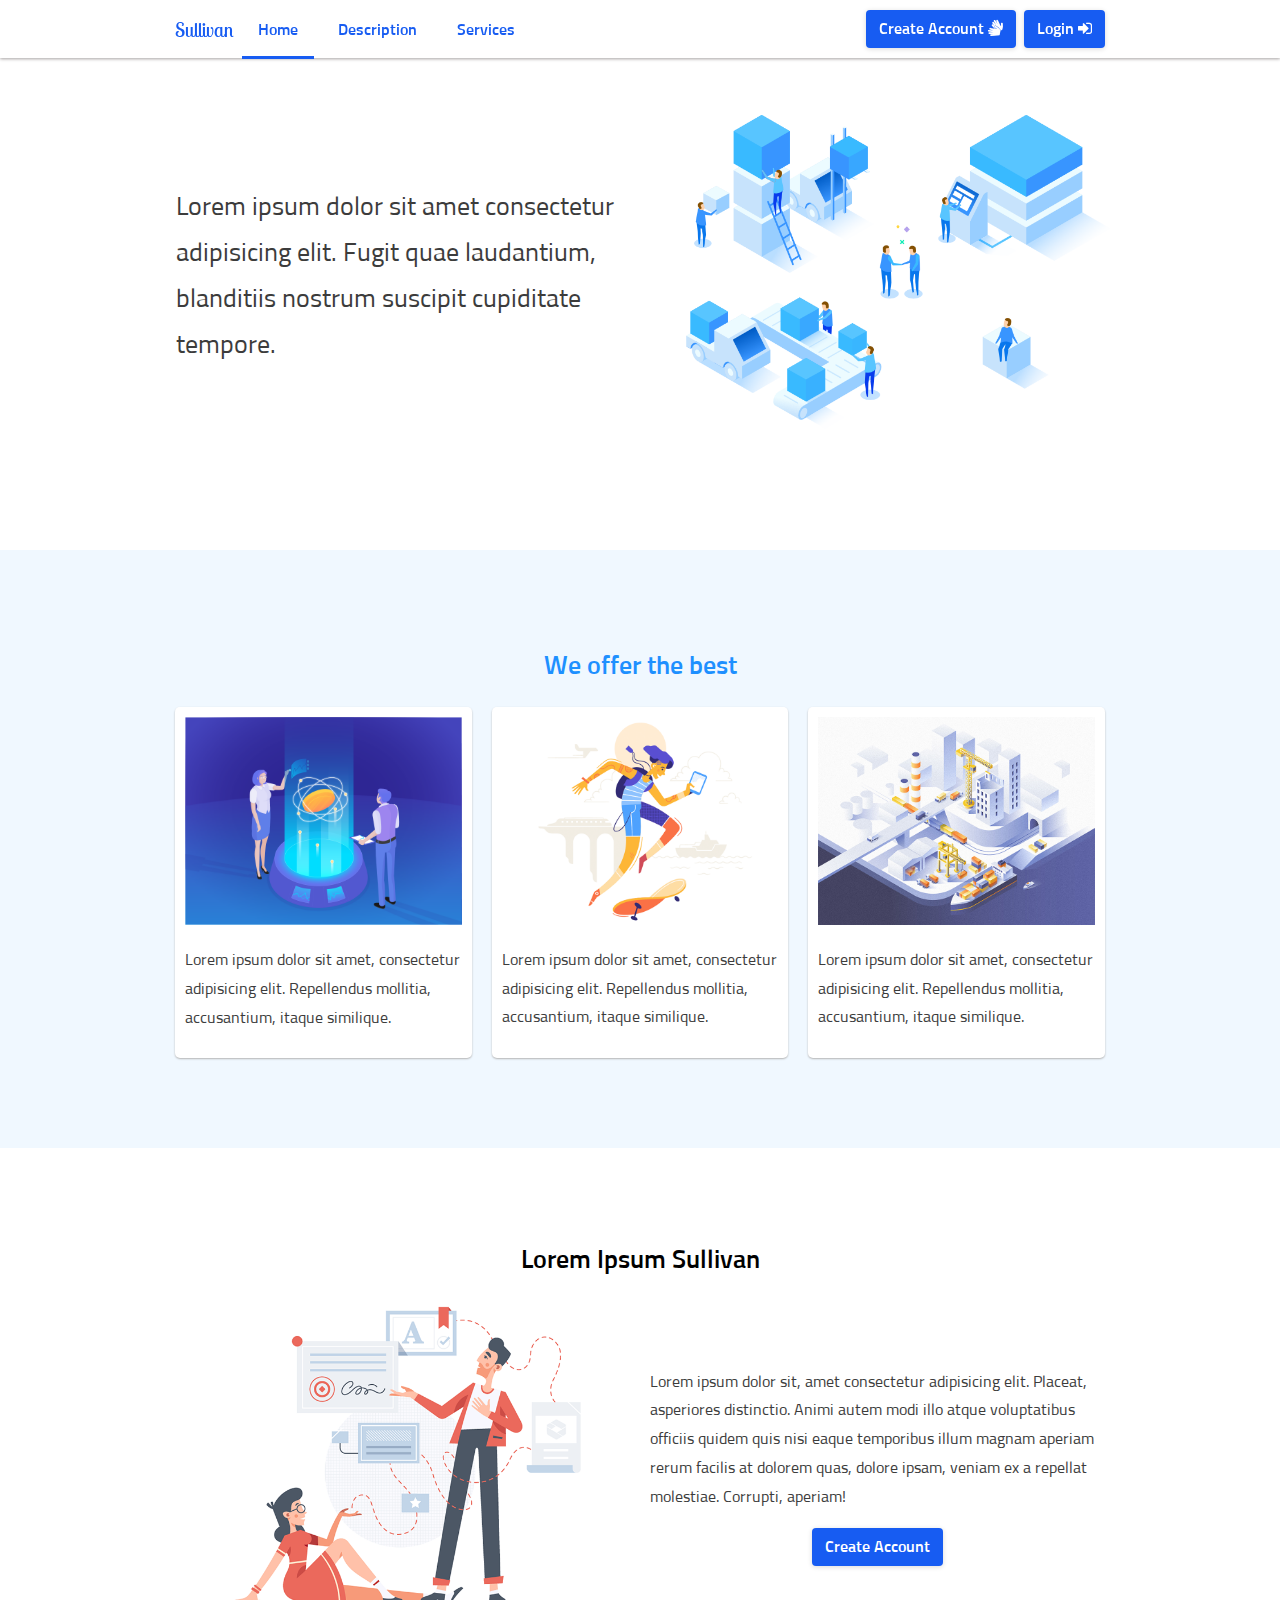
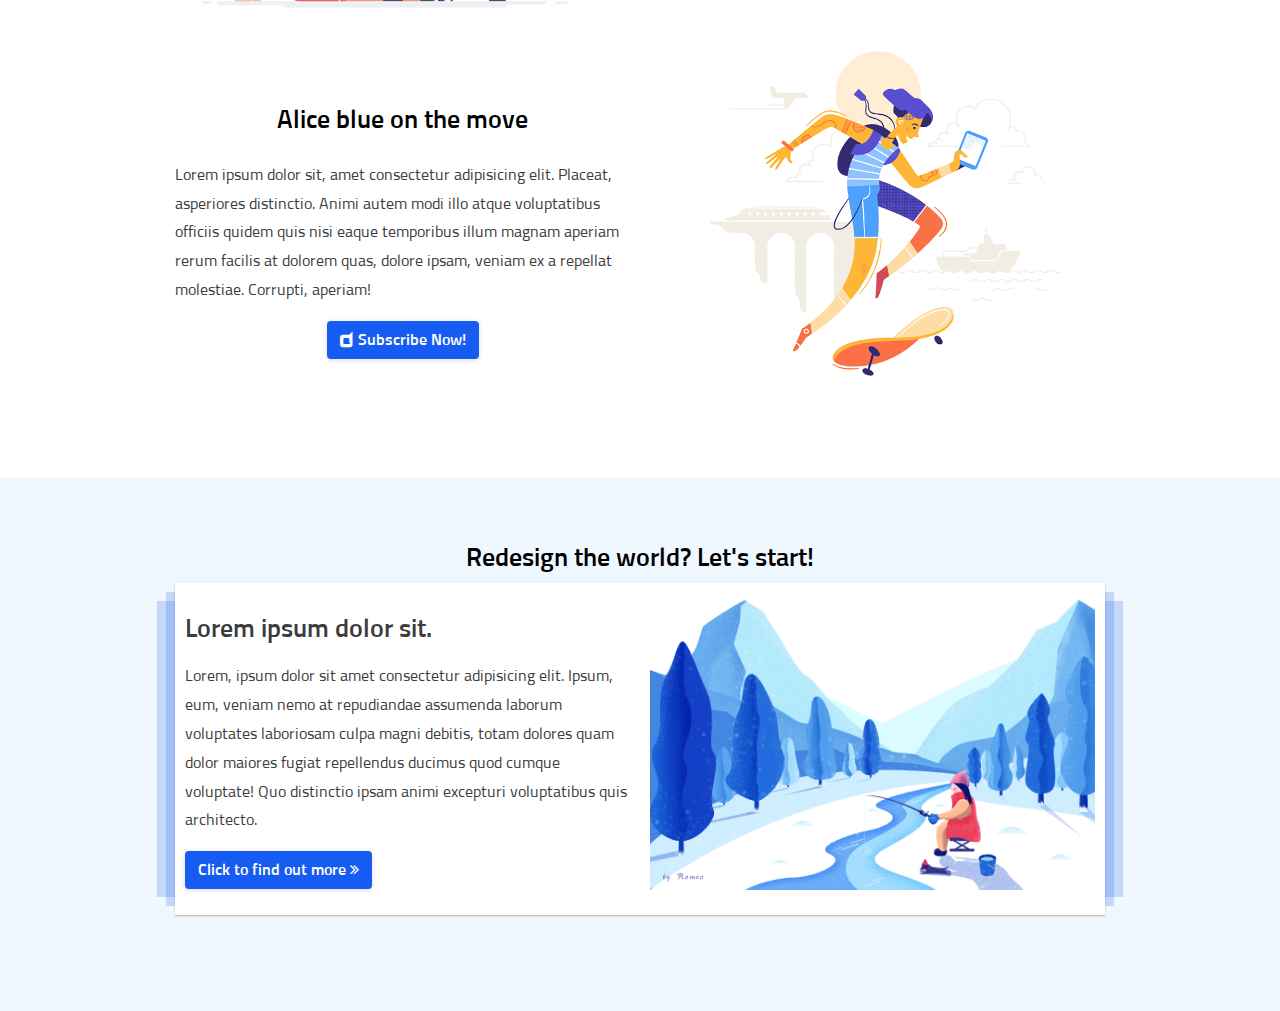
<file: index.html>
<!DOCTYPE html>
<html lang="en">
<head>
  <meta charset="UTF-8">
  <meta name="viewport" content="width=device-width, initial-scale=1.0">
  <meta http-equiv="X-UA-Compatible" content="ie=edge">
  <title>nextproj</title>
  <link href="https://fonts.googleapis.com/css?family=Sunflower:300" rel="stylesheet">
  <link rel="stylesheet" href="./assets/css/font-awesome/css/font-awesome.min.css">
  <link rel="stylesheet" href="./assets/css/layout.css">
  <link rel="stylesheet" href="./assets/css/nav.css">
  <link rel="stylesheet" href="./assets/css/responsive.css">
  <link rel="stylesheet" href="./assets/css/utils.css">
  <link rel="stylesheet" href="./assets/css/style.css">
</head>
<body>
  <div class="app">
    <div class="header">
      <div class="navbar fixed-top">
        <div class="shelter">
            <div class="navbar__nav nav__logo nav__underline">
                Sullivan
            </div>
            <div class="navbar__nav navbar__nav-toggle">
                <i class="fa fa-bars"></i>
            </div>
            <nav class="nav__items">
                <div class="navbar__nav nav__underline">
                    <a href="#" class="nav__link active">
                        Home
                    </a>
                </div>
                 <div class="navbar__nav nav__underline">
                    <a href="#" class="nav__link">
                      Description
                    </a>
                </div>
                <div class="navbar__nav nav__underline">
                    <a href="#" class="nav__link">
                      Services
                    </a>
                </div>
            </nav>
            <nav class="nav__items nav__items-right">
                <div class="navbar__nav">
                    <a href="signup.html">
                        <button class="btn account__btn">Create Account <i class="fa fa-signing"></i></button>
                    </a>
                </div>
                <div class="navbar__nav pr-0">
                    <a href="signin.html">
                        <button class="btn account__btn">Login <i class="fa fa-sign-in"></i></button>
                    </a>
                </div>
                <!-- <div class="navbar__nav">
                    <a href="#" class="nav__link">
                        Link Us
                    </a>
                </div> -->

            </nav>
        </div><!--end container-->
      </div><!--end navbar-->
    </div>
    <section>
      <div class="banner">
        <div class="overlay">
          <div class="shelter py-6">
              <div class="row">
                <div class="column">
                    <div class="flex">
                      <h1 class="px-1 text-format">Lorem ipsum dolor sit amet consectetur adipisicing elit. Fugit quae laudantium, blanditiis nostrum suscipit cupiditate tempore.</h1>
                    </div>
                </div>
                <div class="column">
                    <div class="flex">
                        <img class="img__shelter" src="./assets/images/iso.png">
                    </div>
                </div>
              </div>
          </div>
        </div>
      </div>
    </section>
    <section class="theme-alice py-5">
      <div class="shelter">
        <h2 class="text-center pb-1 dodgerblue">We offer the best</h2>
        <div class="row">
          <div class="column">
            <div class="card">
                <div class="card__image">
                    <img class="img__shelter" src="./assets/images/art.png">
                </div>
              <p class="text-format">Lorem ipsum dolor sit amet, consectetur adipisicing elit. Repellendus mollitia, accusantium, itaque similique.</p>
            </div><!--end card-->
          </div>
          <div class="column">
            <div class="card">
                <div class="card__image">
                    <img class="img__shelter" src="./assets/images/123.png">
                </div>
              <p class="text-format">Lorem ipsum dolor sit amet, consectetur adipisicing elit. Repellendus mollitia, accusantium, itaque similique.</p>
            </div><!--end card-->
          </div>
          <div class="column">
            <div class="card">
                <div class="card__image">
                    <img class="img__shelter" src="./assets/images/isom.jpg">
                </div>
              <p class="text-format">Lorem ipsum dolor sit amet, consectetur adipisicing elit. Repellendus mollitia, accusantium, itaque similique.</p>
            </div><!--end card-->
          </div>
        </div>
      </div>
    </section>
    <section class="py-5">
      <div class="shelter">
        <h1 class="text-center">Lorem Ipsum Sullivan</h1>
        <div class="row">
          <div class="column">
            <img class="img__shelter" src="./assets/images/dr.png">
          </div>
          <div class="column">
              <div class="flex">
                <p class="text-format">Lorem ipsum dolor sit, amet consectetur adipisicing elit. Placeat, asperiores distinctio. Animi autem modi illo atque voluptatibus officiis quidem quis nisi eaque temporibus illum magnam aperiam rerum facilis at dolorem quas, dolore ipsam, veniam ex a repellat molestiae. Corrupti, aperiam!
                </p>
                <button type="button" class="btn account__btn">Create Account</button>
              </div>
          </div>
        </div><!--end row-->
         <div class="row">
          <div class="column">
              <div class="flex">
                <h4>Alice blue on the move</h4>
                <p class="text-format">Lorem ipsum dolor sit, amet consectetur adipisicing elit. Placeat, asperiores distinctio. Animi autem modi illo atque voluptatibus officiis quidem quis nisi eaque temporibus illum magnam aperiam rerum facilis at dolorem quas, dolore ipsam, veniam ex a repellat molestiae. Corrupti, aperiam!</p>
                <button type="button" class="btn account__btn"><i class="fa fa-dashcube"></i> Subscribe Now!</button>
              </div>
          </div>
          <div class="column">
            <img class="img__shelter" src="./assets/images/123.png">
          </div>
        </div><!--end row-->
      </div>
    </section>
    <section class="theme-alice pt-3 pb-6">
      <div class="shelter">
        <h1 class="text-center">Redesign the world? Let's start!</h1>
        <div class="card__shadow">
          <div class="row">
            <div class="column">
              <div>
                <h2 class="darkgray">Lorem ipsum dolor sit.</h2>
                <p class="text-format">Lorem, ipsum dolor sit amet consectetur adipisicing elit. Ipsum, eum, veniam nemo at repudiandae assumenda laborum voluptates laboriosam culpa magni debitis, totam dolores quam dolor maiores fugiat repellendus ducimus quod cumque voluptate! Quo distinctio ipsam animi excepturi voluptatibus quis architecto.</p>
                <button type="button" class="btn account__btn">Click to find out more <i class="fa fa-angle-double-right"></i></button>
              </div>
            </div>
            <div class="column">
              <div>
                <img class="img__shelter" src="assets/images/io.png">
              </div>
            </div>
          </div>
        </div>
      </div>
    </section>
    <section>
      <div class="footer">
        <div class="navbar fixed-bottom py-1" id="footer">
          <div class="shelter">
              <nav class="nav__items">
                  <div class="navbar__nav">
                      <div class="display">
                        <a href="#" class="blue">
                          Follow Us on:
                        </a>
                      </div>
                  </div>
                  <div class="navbar__nav">
                      <a href="#">
                          <div class="socials facebook">
                              <i class="fa fa-facebook-official"></i>
                          </div>
                      </a>
                  </div>
                  <div class="navbar__nav">
                      <a href="#" class="blue">
                        <div class="socials">
                          <i class="fa fa-twitter"></i>
                        </div>
                      </a>
                  </div>
                  <div class="navbar__nav">
                      <a href="#">
                        <div class="socials instagram">
                          <i class="fa fa-instagram"></i>
                        </div>
                      </a>
                  </div>
                  <div class="navbar__nav">
                      <a href="#" class="green">
                        <div class="socials">
                          <i class="fa fa-whatsapp"></i>
                        </div>
                      </a>
                  </div>
                  <div class="navbar__nav">
                      <a href="#">
                        <div class="socials wechat">
                          <i class="fa fa-wechat"></i>
                        </div>
                      </a>
                  </div>
              </nav>
              <nav class="nav__items nav__items-right">
                  <div class="navbar__nav">
                      <div class="display">
                        <a href="#" class="blue">
                          &copy; Sullivan Wisdom [Andela Cycle34 2018].
                        </a>
                      </div>
                  </div>
              </nav>
          </div><!--end shelter-->
        </div><!--end navbar-->
      </div>
    </section>
  </div>
  <script src="./assets/js/toggle.js"></script>
  <script src="./assets/js/main.js"></script>
</body>
</html>
</file>
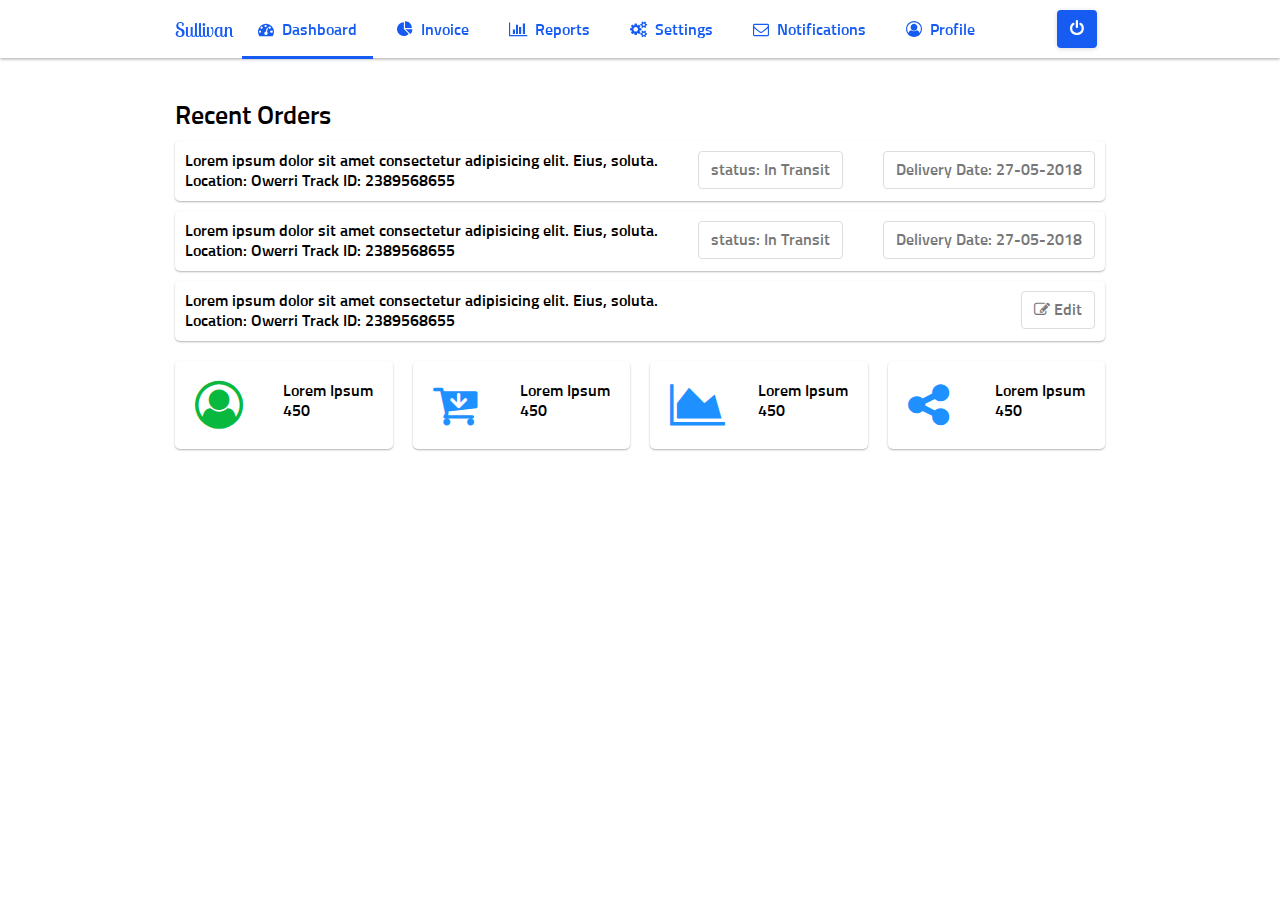
<file: dashboard.html>
<!DOCTYPE html>
<html lang="en">
<head>
  <meta charset="UTF-8">
  <meta name="viewport" content="width=device-width, initial-scale=1.0">
  <meta http-equiv="X-UA-Compatible" content="ie=edge">
  <title>Dashboard</title>
  <link href="https://fonts.googleapis.com/css?family=Sunflower:300" rel="stylesheet">
  <link rel="stylesheet" href="./assets/css/font-awesome/css/font-awesome.min.css">
  <link rel="stylesheet" href="./assets/css/layout.css">
  <link rel="stylesheet" href="./assets/css/nav.css">
  <link rel="stylesheet" href="./assets/css/responsive.css">
  <link rel="stylesheet" href="./assets/css/utils.css">
  <link rel="stylesheet" href="./assets/css/style.css">
</head>
<body>
  <div class="app">
    <div class="header">
      <div class="navbar fixed-top">
        <div class="shelter">
            <div class="navbar__nav nav__logo nav__underline">
                Sullivan
            </div>
            <div class="navbar__nav navbar__nav-toggle">
                <i class="fa fa-bars"></i>
            </div>
            <nav class="nav__items">
                <div class="navbar__nav nav__underline">
                    <a href="dashboard.html" class="nav__link active">
                       <span><i class="pr-1 fa fa-dashboard"> </i></span> Dashboard
                    </a>
                </div>
                <div class="navbar__nav nav__underline">
                    <a href="invoice.html" class="nav__link">
                       <span><i class="pr-1 fa fa-pie-chart"> </i></span> Invoice
                    </a>
                </div>
                <div class="navbar__nav nav__underline">
                    <a href="#" class="nav__link">
                       <span><i class="pr-1 fa fa-bar-chart-o"> </i></span> Reports
                    </a>
                </div>
                <div class="navbar__nav nav__underline">
                    <a href="#" class="nav__link">
                       <span><i class="pr-1 fa fa-cogs"> </i></span> Settings
                    </a>
                </div>
                <div class="navbar__nav nav__underline">
                    <a href="#" class="nav__link">
                       <span><i class="pr-1 fa fa-envelope-o"> </i></span> Notifications
                    </a>
                </div>
                <div class="navbar__nav nav__underline">
                    <a href="#" class="nav__link">
                       <span><i class="pr-1 fa fa-user-circle-o"> </i></span> Profile
                    </a>
                </div>
            </nav>
            <nav class="nav__items nav__items-right">
                <div class="navbar__nav">
                    <a href="signup.html">
                        <button class="btn account__btn"><i class="fa fa-power-off"></i></button>
                    </a>
                </div>

            </nav>
        </div><!--end container-->
      </div><!--end navbar-->
    </div>
   <section>
       <div class="shelter">
           <div class="dashboard__card mt-5">
               <div class="orders">
                   <div class="row">
                       <div class="column">
                           <h2>Recent Orders</h2>
                           <div class="row">
                               <div class="column">
                                   <div class="card">
                                       <div class="justify-content-space-between">
                                           <div>
                                               Lorem ipsum dolor sit amet consectetur adipisicing elit. Eius, soluta.
                                               <div>
                                                    <span>Location: Owerri</span>
                                                    <span>Track ID: 2389568655</span>
                                               </div>
                                           </div>
                                           <div>
                                                <button class="btn-outline">status: In Transit</button>
                                           </div>
                                           <div>
                                                <button class="btn-outline">Delivery Date: 27-05-2018</button>
                                           </div>
                                       </div>
                                   </div>
                               </div>
                           </div><!--end row-->
                           <div class="row">
                               <div class="column">
                                   <div class="card">
                                       <div class="justify-content-space-between">
                                           <div>
                                               Lorem ipsum dolor sit amet consectetur adipisicing elit. Eius, soluta.
                                               <div>
                                                    <span>Location: Owerri</span>
                                                    <span>Track ID: 2389568655</span>
                                               </div>
                                           </div>
                                           <div>
                                                <button class="btn-outline">status: In Transit</button>
                                           </div>
                                           <div>
                                                <button class="btn-outline">Delivery Date: 27-05-2018</button>
                                           </div>
                                       </div>
                                   </div>
                               </div>
                           </div><!--end row-->
                           <div class="row">
                               <div class="column">
                                   <div class="card">
                                       <div class="justify-content-space-between">
                                           <div>
                                               Lorem ipsum dolor sit amet consectetur adipisicing elit. Eius, soluta.
                                               <div>
                                                    <span>Location: Owerri</span>
                                                    <span>Track ID: 2389568655</span>
                                               </div>
                                           </div>
                                           <div>
                                                <button class="btn-outline"><i class="fa fa-edit"></i> Edit</button>
                                           </div>
                                       </div>
                                   </div>
                               </div>
                           </div><!--end row-->
                       </div>
                   </div>
               </div>
               <div class="row">
                   <div class="column">
                       <div class="card">
                           <div class="card__row">
                             <div>
                                 <span><i class="wechat fa-3x fa fa-user-circle-o"></i></span>
                             </div>
                             <div>
                                <div class="card__title">Lorem Ipsum</div>
                                <div class="card__body">450</div>
                             </div>
                           </div>
                       </div>
                   </div>
                   <div class="column">
                      <div class="card">
                           <div class="card__row">
                             <div>
                                 <span><i class="dodgerblue fa-3x fa fa-cart-arrow-down"></i></span>
                             </div>
                             <div>
                                <div class="card__title">Lorem Ipsum</div>
                                <div class="card__body">450</div>
                             </div>
                           </div>
                       </div> 
                   </div>
                   <div class="column">
                       <div class="card">
                           <div class="card__row">
                             <div>
                                 <span><i class="dodgerblue fa-3x fa fa-area-chart"></i></span>
                             </div>
                             <div>
                                <div class="card__title">Lorem Ipsum</div>
                                <div class="card__body">450</div>
                             </div>
                           </div>
                       </div> 
                   </div>
                   <div class="column">
                       <div class="card">
                           <div class="card__row">
                             <div>
                                 <span><i class="dodgerblue fa-3x fa fa-share-alt"></i></span>
                             </div>
                             <div>
                                <div class="card__title">Lorem Ipsum</div>
                                <div class="card__body">450</div>
                             </div>
                           </div>
                       </div> 
                   </div>
               </div>
           </div>
       </div>
   </section>
    <section>
      <div class="footer">
        <div class="navbar fixed-bottom py-1">
        <div class="shelter">
            <nav class="nav__items">
                <div class="navbar__nav">
                    <div class="display">
                      <a href="#" class="dodgerblue">
                        Follow Us on:
                      </a>
                    </div>
                </div>
                <div class="navbar__nav">
                    <a href="#">
                        <div class="socials facebook">
                            <i class="fa fa-facebook-official"></i>
                        </div>
                    </a>
                </div>
                <div class="navbar__nav">
                    <a href="#" class="dodgerblue">
                       <div class="socials">
                         <i class="fa fa-twitter"></i>
                       </div>
                    </a>
                </div>
                 <div class="navbar__nav">
                    <a href="#">
                       <div class="socials instagram">
                         <i class="fa fa-instagram"></i>
                       </div>
                    </a>
                </div>
                <div class="navbar__nav">
                    <a href="#" class="green">
                       <div class="socials">
                         <i class="fa fa-whatsapp"></i>
                       </div>
                    </a>
                </div>
                 <div class="navbar__nav">
                    <a href="#">
                       <div class="socials wechat">
                         <i class="fa fa-wechat"></i>
                       </div>
                    </a>
                </div>
            </nav>
            <nav class="nav__items nav__items-right">
                <div class="navbar__nav">
                    <div class="display">
                      <a href="#" class="dodgerblue">
                        &copy; Sullivan Wisdom [Andela Cycle34 2018].
                      </a>
                    </div>
                </div>
            </nav>
        </div><!--end shelter-->
      </div><!--end navbar-->
      </div>
    </section>
  </div>
  <script src="./assets/js/toggle.js"></script>
</body>
</html>
</file>
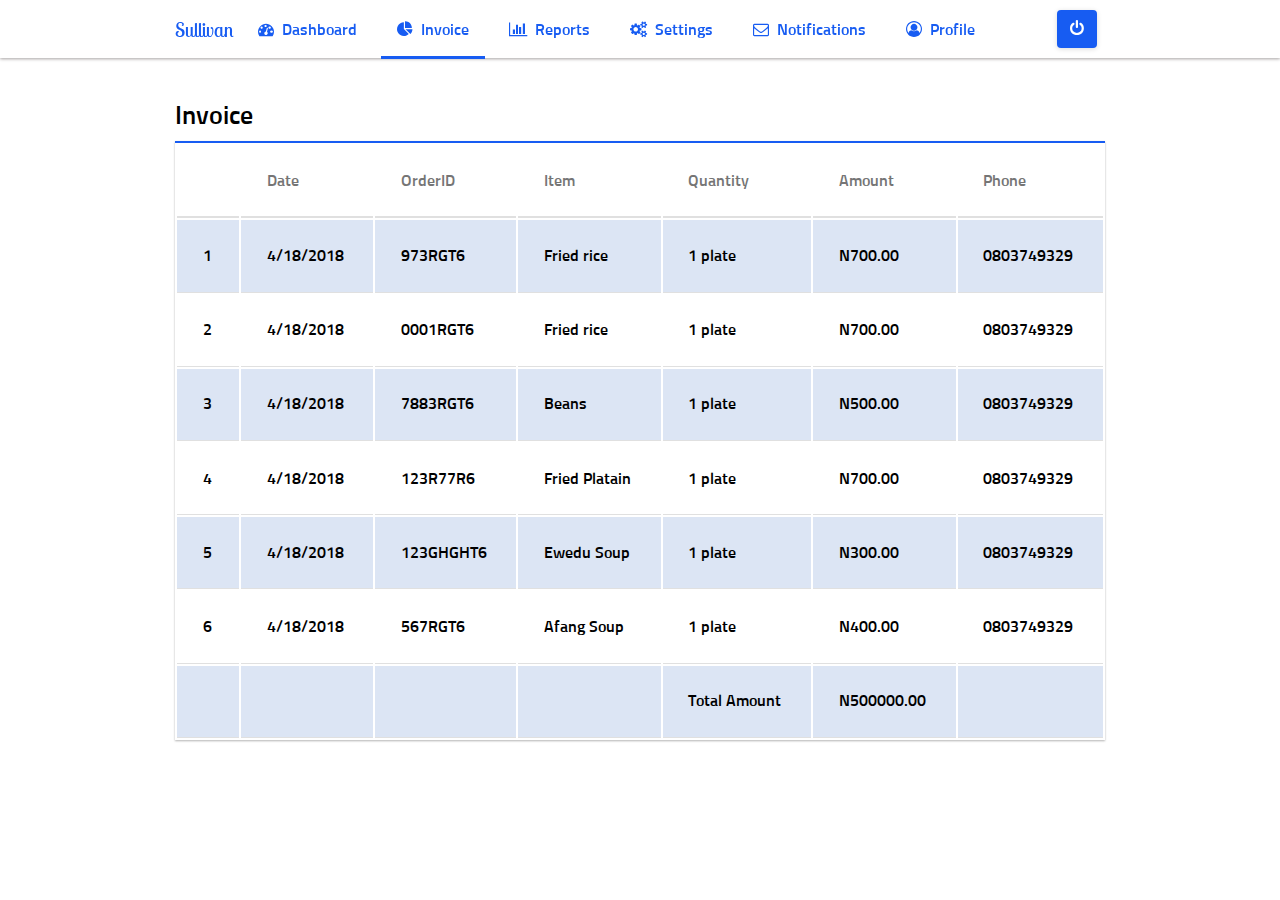
<file: invoice.html>
<!DOCTYPE html>
<html lang="en">
<head>
  <meta charset="UTF-8">
  <meta name="viewport" content="width=device-width, initial-scale=1.0">
  <meta http-equiv="X-UA-Compatible" content="ie=edge">
  <title>Dashboard</title>
  <link href="https://fonts.googleapis.com/css?family=Sunflower:300" rel="stylesheet">
  <link rel="stylesheet" href="./assets/css/font-awesome/css/font-awesome.min.css">
  <link rel="stylesheet" href="./assets/css/layout.css">
  <link rel="stylesheet" href="./assets/css/nav.css">
  <link rel="stylesheet" href="./assets/css/responsive.css">
  <link rel="stylesheet" href="./assets/css/utils.css">
  <link rel="stylesheet" href="./assets/css/style.css">
</head>
<body>
  <div class="app">
    <div class="header">
      <div class="navbar fixed-top">
        <div class="shelter">
            <div class="navbar__nav nav__logo nav__underline">
                Sullivan
            </div>
            <div class="navbar__nav navbar__nav-toggle">
                <i class="fa fa-bars"></i>
            </div>
            <nav class="nav__items">
                <div class="navbar__nav nav__underline">
                    <a href="dashboard.html" class="nav__link">
                       <span><i class="pr-1 fa fa-dashboard"> </i></span> Dashboard
                    </a>
                </div>
                <div class="navbar__nav nav__underline">
                    <a href="invoice.html" class="nav__link active">
                       <span><i class="pr-1 fa fa-pie-chart"> </i></span> Invoice
                    </a>
                </div>
                <div class="navbar__nav nav__underline">
                    <a href="#" class="nav__link">
                       <span><i class="pr-1 fa fa-bar-chart-o"> </i></span> Reports
                    </a>
                </div>
                <div class="navbar__nav nav__underline">
                    <a href="#" class="nav__link">
                       <span><i class="pr-1 fa fa-cogs"> </i></span> Settings
                    </a>
                </div>
                <div class="navbar__nav nav__underline">
                    <a href="#" class="nav__link">
                       <span><i class="pr-1 fa fa-envelope-o"> </i></span> Notifications
                    </a>
                </div>
                <div class="navbar__nav nav__underline">
                    <a href="#" class="nav__link">
                       <span><i class="pr-1 fa fa-user-circle-o"> </i></span> Profile
                    </a>
                </div>
            </nav>
            <nav class="nav__items nav__items-right">
                <div class="navbar__nav">
                    <a href="signup.html">
                        <button class="btn account__btn"><i class="fa fa-power-off"></i></button>
                    </a>
                </div>

            </nav>
        </div><!--end container-->
      </div><!--end navbar-->
    </div>
   <section>
       <div class="shelter">
           <div class="invoice__card mt-5">
               <div class="invoice">
                   <div class="row">
                       <div class="column">
                           <h2>Invoice</h2>
                           <div class="table-responsive-vertical">
                                <table class="table table-bordered table-striped table-hover table-mc-red">
                                <thead>
                                    <tr>
                                    <th></th>
                                    <th>Date</th>
                                    <th>OrderID</th>
                                    <th>Item</th>
                                    <th>Quantity</th>
                                    <th>Amount</th>
                                    <th>Phone</th>
                                    </tr>
                                </thead>
                                <tbody>
                                    <tr>
                                    <td data-title="No">1</td>
                                    <td data-title="Date">4/18/2018</td>
                                    <td data-title="OrderID">973RGT6</td>
                                    <td data-title="Item">Fried rice</td>
                                    <td data-title="Quantity">1 plate</td>
                                    <td data-title="Amount">N700.00</td>
                                    <td data-title="Phone">0803749329</td>
                                    </tr>
                                    <tr>
                                    <td data-title="No">2</td>
                                    <td data-title="Date">4/18/2018</td>
                                    <td data-title="OrderID">0001RGT6</td>
                                    <td data-title="Item">Fried rice</td>
                                    <td data-title="Quantity">1 plate</td>
                                    <td data-title="Amount">N700.00</td>
                                    <td data-title="Phone">0803749329</td>
                                    </tr>
                                    <tr>
                                    <td data-title="No">3</td>
                                    <td data-title="Date">4/18/2018</td>
                                    <td data-title="OrderID">7883RGT6</td>
                                    <td data-title="Item">Beans</td>
                                    <td data-title="Quantity">1 plate</td>
                                    <td data-title="Amount">N500.00</td>
                                    <td data-title="Phone">0803749329</td>
                                    </tr>
                                    <tr>
                                    <td data-title="No">4</td>
                                    <td data-title="Date">4/18/2018</td>
                                    <td data-title="OrderID">123R77R6</td>
                                    <td data-title="Item">Fried Platain</td>
                                    <td data-title="Quantity">1 plate</td>
                                    <td data-title="Amount">N700.00</td>
                                    <td data-title="Phone">0803749329</td>
                                    </tr>
                                    <tr>
                                    <td data-title="No">5</td>
                                    <td data-title="Date">4/18/2018</td>
                                    <td data-title="OrderID">123GHGHT6</td>
                                    <td data-title="Item">Ewedu Soup</td>
                                    <td data-title="Quantity">1 plate</td>
                                    <td data-title="Amount">N300.00</td>
                                    <td data-title="Phone">0803749329</td>
                                    </tr>
                                    <tr>
                                    <td data-title="No">6</td>
                                    <td data-title="Date">4/18/2018</td>
                                    <td data-title="OrderID">567RGT6</td>
                                    <td data-title="Item">Afang Soup</td>
                                    <td data-title="Quantity">1 plate</td>
                                    <td data-title="Amount">N400.00</td>
                                    <td data-title="Phone">0803749329</td>
                                    </tr>
                                    <tr>
                                    <td data-title="No"></td>
                                    <td data-title="Date"></td>
                                    <td data-title="OrderID"></td>
                                    <td data-title="Item"></td>
                                    <td data-title="Quantity">Total Amount</td>
                                    <td data-title="Amount">N500000.00</td>
                                    <td data-title="Phone"></td>
                                    </tr>
                                </tbody>
                                </table>
                           </div> 
                       </div>
                   </div>
               </div>   
           </div>
       </div>
    </section>
    <section>
      <div class="footer">
        <div class="navbar fixed-bottom py-1">
        <div class="shelter">
            <nav class="nav__items">
                <div class="navbar__nav">
                    <div class="display">
                      <a href="#" class="dodgerblue">
                        Follow Us on:
                      </a>
                    </div>
                </div>
                <div class="navbar__nav">
                    <a href="#">
                        <div class="socials facebook">
                            <i class="fa fa-facebook-official"></i>
                        </div>
                    </a>
                </div>
                <div class="navbar__nav">
                    <a href="#" class="dodgerblue">
                       <div class="socials">
                         <i class="fa fa-twitter"></i>
                       </div>
                    </a>
                </div>
                 <div class="navbar__nav">
                    <a href="#">
                       <div class="socials instagram">
                         <i class="fa fa-instagram"></i>
                       </div>
                    </a>
                </div>
                <div class="navbar__nav">
                    <a href="#" class="green">
                       <div class="socials">
                         <i class="fa fa-whatsapp"></i>
                       </div>
                    </a>
                </div>
                 <div class="navbar__nav">
                    <a href="#">
                       <div class="socials wechat">
                         <i class="fa fa-wechat"></i>
                       </div>
                    </a>
                </div>
            </nav>
            <nav class="nav__items nav__items-right">
                <div class="navbar__nav">
                    <div class="display">
                      <a href="#" class="dodgerblue">
                        &copy; Sullivan Wisdom [Andela Cycle34 2018].
                      </a>
                    </div>
                </div>
            </nav>
        </div><!--end shelter-->
      </div><!--end navbar-->
      </div>
    </section>
  </div>
  <script src="./assets/js/toggle.js"></script>
</body>
</html>
</file>
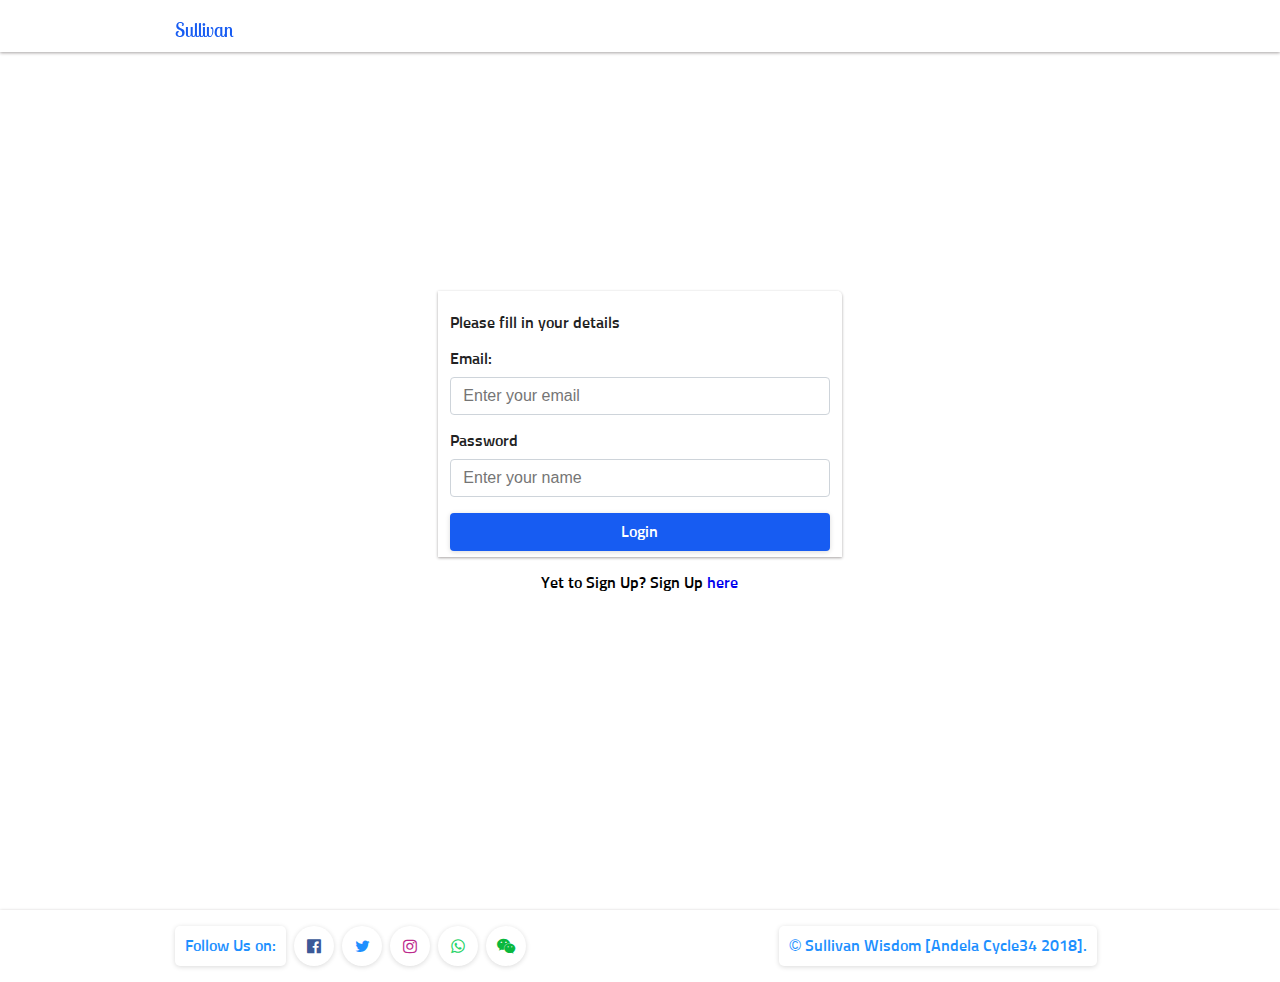
<file: signin.html>
<!DOCTYPE html>
<html lang="en">
<head>
  <meta charset="UTF-8">
  <meta name="viewport" content="width=device-width, initial-scale=1.0">
  <meta http-equiv="X-UA-Compatible" content="ie=edge">
  <title>Login</title>
  <link href="https://fonts.googleapis.com/css?family=Sunflower:300" rel="stylesheet">
  <link rel="stylesheet" href="./assets/css/font-awesome/css/font-awesome.min.css">
  <link rel="stylesheet" href="./assets/css/layout.css">
  <link rel="stylesheet" href="./assets/css/nav.css">
  <link rel="stylesheet" href="./assets/css/account.css">
  <link rel="stylesheet" href="./assets/css/responsive.css">
  <link rel="stylesheet" href="./assets/css/utils.css">
  <link rel="stylesheet" href="./assets/css/style.css">
</head>
<body>
  <div class="signup">
    <div class="header">
        <div class="navbar fixed-top">
          <div class="shelter">
              <div class="navbar__nav nav__logo nav__underline">
                  Sullivan
              </div>
              <div class="navbar__nav navbar__nav-toggle">
                  <i class="fa fa-bars"></i>
              </div>
              <nav class="nav__items">
              </nav>
              
          </div><!--end container-->
        </div><!--end navbar-->
    </div>
    <section>
        <div class="epic-shelter">
            <div class="row">
                <div class="column"></div>
                <div class="column">
                    <div class="form">
                        <div class="form-card">
                            <p>Please fill in your details</p>
                            <form>
                                <div class="form-row">
                                    <label for="name">Email:</label>
                                    <input type="email" class="form-control" placeholder="Enter your email" required minlength="3" maxlength="30">
                                </div>
                                
                                <div class="form-row">
                                    <label for="name">Password</label>
                                    <input type="password" class="form-control" required placeholder="Enter your name">
                                </div>
                                <a href="menupage.html">
                                    <button type="button" class="btn account__btn btn-block">Login</button>
                                </a>
                            </form>
                        </div>
                        <p>Yet to Sign Up? Sign Up <a href="signup.html">here</a></p>
                    </div>
                    
                </div>
                <div class="column"></div>
            </div>
        </div>
    </section>
    <section>
        <div class="footer">
          <div class="navbar py-1">
          <div class="shelter">
              <nav class="nav__items">
                  <div class="navbar__nav">
                      <div class="display">
                        <a href="#" class="dodgerblue">
                          Follow Us on:
                        </a>
                      </div>
                  </div>
                  <div class="navbar__nav">
                      <a href="#">
                          <div class="socials facebook">
                              <i class="fa fa-facebook-official"></i>
                          </div>
                      </a>
                  </div>
                  <div class="navbar__nav">
                      <a href="#" class="dodgerblue">
                         <div class="socials">
                           <i class="fa fa-twitter"></i>
                         </div>
                      </a>
                  </div>
                   <div class="navbar__nav">
                      <a href="#">
                         <div class="socials instagram">
                           <i class="fa fa-instagram"></i>
                         </div>
                      </a>
                  </div>
                  <div class="navbar__nav">
                      <a href="#" class="green">
                         <div class="socials">
                           <i class="fa fa-whatsapp"></i>
                         </div>
                      </a>
                  </div>
                   <div class="navbar__nav">
                      <a href="#">
                         <div class="socials wechat">
                           <i class="fa fa-wechat"></i>
                         </div>
                      </a>
                  </div>
              </nav>
              <nav class="nav__items nav__items-right">
                  <div class="navbar__nav">
                      <div class="display">
                        <a href="#" class="dodgerblue">
                          &copy; Sullivan Wisdom [Andela Cycle34 2018].
                        </a>
                      </div>
                  </div>
              </nav>
          </div><!--end shelter-->
        </div><!--end navbar-->
        </div>
    </section>
  </div>
  <script src="./assets/js/toggle.js"></script>
</body>
</html>
</file>
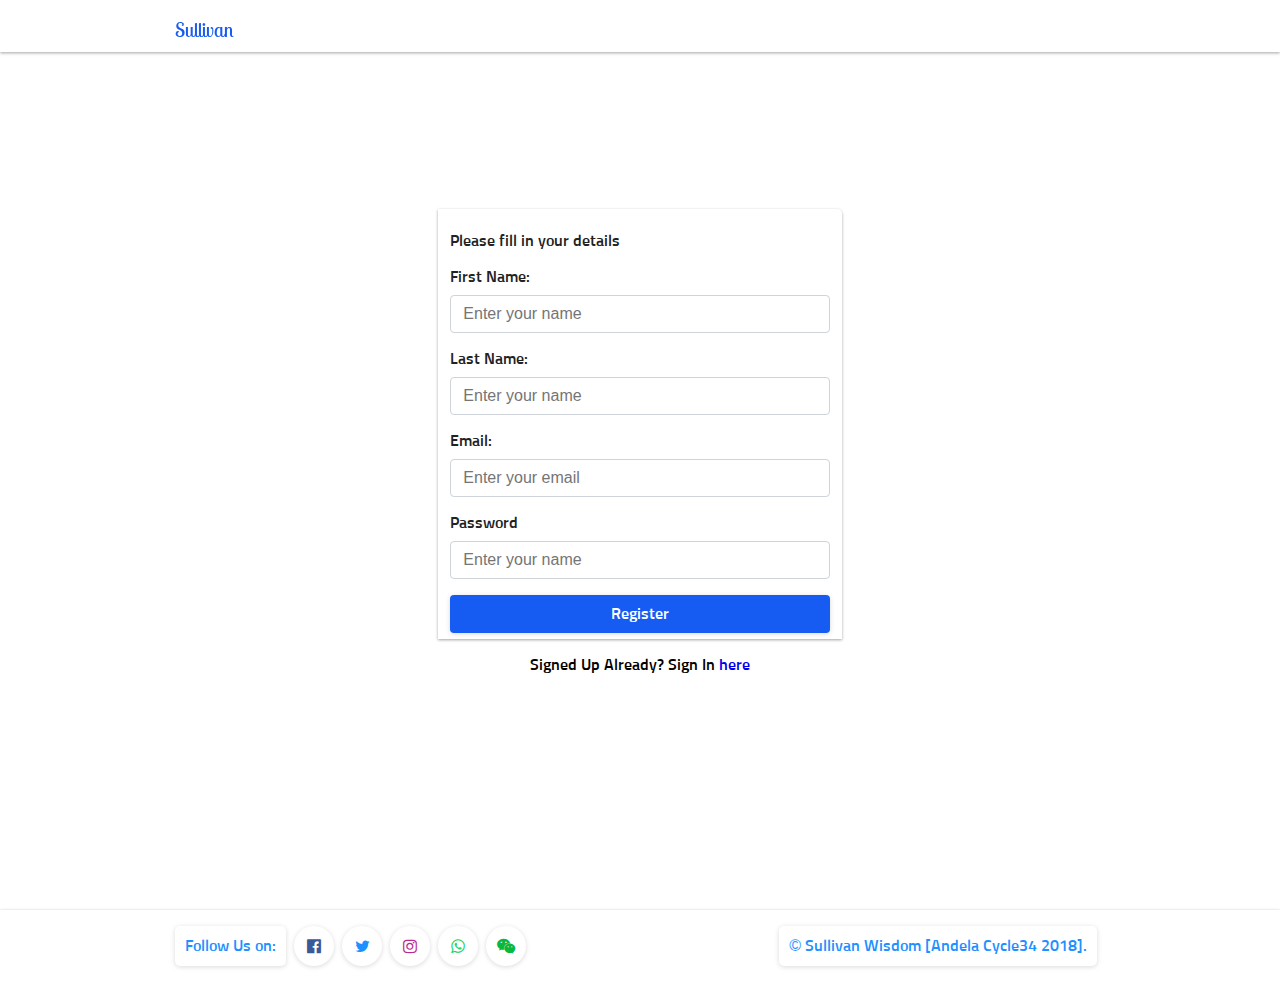
<file: signup.html>
<!DOCTYPE html>
<html lang="en">
<head>
  <meta charset="UTF-8">
  <meta name="viewport" content="width=device-width, initial-scale=1.0">
  <meta http-equiv="X-UA-Compatible" content="ie=edge">
  <title>signup</title>
  <link href="https://fonts.googleapis.com/css?family=Sunflower:300" rel="stylesheet">
  <link rel="stylesheet" href="./assets/css/font-awesome/css/font-awesome.min.css">
  <link rel="stylesheet" href="./assets/css/layout.css">
  <link rel="stylesheet" href="./assets/css/nav.css">
  <link rel="stylesheet" href="./assets/css/account.css">
  <link rel="stylesheet" href="./assets/css/responsive.css">
  <link rel="stylesheet" href="./assets/css/utils.css">
  <link rel="stylesheet" href="./assets/css/style.css">
</head>
<body>
  <div class="signup">
    <div class="header">
        <div class="navbar fixed-top">
          <div class="shelter">
              <div class="navbar__nav nav__logo nav__underline">
                  Sullivan
              </div>
              <div class="navbar__nav navbar__nav-toggle">
                  <i class="fa fa-bars"></i>
              </div>
              <nav class="nav__items">
                
              </nav>
             
          </div><!--end container-->
        </div><!--end navbar-->
    </div>
    <section>
        <div class="epic-shelter">
            <div class="row">
                <div class="column"></div>
                <div class="column">
                    <div class="form">
                        <div class="form-card">
                            <p>Please fill in your details</p>
                            <form>
                                <div class="form-row">
                                    <label for="name">First Name:</label>
                                    <input type="text" class="form-control" placeholder="Enter your name" required>
                                </div>
                                <div class="form-row">
                                    <label for="name">Last Name:</label>
                                    <input type="text" class="form-control" placeholder="Enter your name" required>
                                </div>
                                <div class="form-row">
                                    <label for="name">Email:</label>
                                    <input type="email" class="form-control" placeholder="Enter your email" required minlength="3" maxlength="30">
                                </div>
                                <div class="form-row">
                                    <label for="name">Password</label>
                                    <input type="password" class="form-control" required placeholder="Enter your name">
                                </div>
                                <a href="dashboard.html">
                                    <button type="button" class="btn account__btn btn-block">Register</button>
                                </a>
                            </form>
                        </div>
                        <p>Signed Up Already? Sign In <a href="signin.html">here</a></p>
                    </div>
                </div>
                <div class="column"></div>
            </div>
        </div>
    </section>
    <section>
      <div class="footer">
        <div class="navbar py-1">
        <div class="shelter">
            <nav class="nav__items">
                <div class="navbar__nav">
                    <div class="display">
                      <a href="#" class="dodgerblue">
                        Follow Us on:
                      </a>
                    </div>
                </div>
                <div class="navbar__nav">
                    <a href="#">
                        <div class="socials facebook">
                            <i class="fa fa-facebook-official"></i>
                        </div>
                    </a>
                </div>
                <div class="navbar__nav">
                    <a href="#" class="dodgerblue">
                       <div class="socials">
                         <i class="fa fa-twitter"></i>
                       </div>
                    </a>
                </div>
                 <div class="navbar__nav">
                    <a href="#">
                       <div class="socials instagram">
                         <i class="fa fa-instagram"></i>
                       </div>
                    </a>
                </div>
                <div class="navbar__nav">
                    <a href="#" class="green">
                       <div class="socials">
                         <i class="fa fa-whatsapp"></i>
                       </div>
                    </a>
                </div>
                 <div class="navbar__nav">
                    <a href="#">
                       <div class="socials wechat">
                         <i class="fa fa-wechat"></i>
                       </div>
                    </a>
                </div>
            </nav>
            <nav class="nav__items nav__items-right">
                <div class="navbar__nav">
                    <div class="display">
                      <a href="#" class="dodgerblue">
                        &copy; Sullivan Wisdom [Andela Cycle34 2018].
                      </a>
                    </div>
                </div>
            </nav>
        </div><!--end shelter-->
      </div><!--end navbar-->
      </div>
    </section>
  </div>
  <script src="./assets/js/toggle.js"></script>
</body>
</html>
</file>
<file: assets/css/layout.css>
.epic-shelter {
  width: 100%;
  padding: 0 15px;
  margin: 0 auto;
}
.shelter {
  width: 100%;
  padding: 0 15px;
  margin-right: auto;
  margin-left: auto;
}
.row {
  display: flex;
  flex-wrap: wrap;
  /* margin-right: -15px;
  margin-left: -15px; */
}
.column{
  flex:1;
  margin-right: 20px;
}
.column:last-child{
  margin-right: 0;
}
*, ::after, ::before {
  box-sizing: border-box;
}
.justify-content-center{
  display: flex;
  justify-content: center;
}
.justify-content-start{
  display: flex;
  justify-content: flex-start;
}
.justify-content-end{
  display: flex;
  justify-content: flex-end;
}
.justify-content-space-between{
  display: flex;
  justify-content: space-between;
  flex-basis: 1;
  align-content: center;
}
.no-gutters {
  margin-right: 0;
  margin-left: 0
}

.no-gutters>.box,
.no-gutters>[class*=box-] {
  padding-right: 0;
  padding-left: 0
}
.box,
.box-1, .box-2, .box-3, .box-4, .box-5, .box-6, .box-7,
.box-8, .box-9, .box-10, .box-11, .box-12
 {
  position: relative;
  width: 100%;
  min-height: 1px;
  padding-right: 10px;
  padding-left: 10px;
}
.box {
  flex-basis: 0;
  flex-grow: 1;
  max-width: 0;
}
.box-1 {
  -webkit-box-flex: 0;
  flex: 0 0 8.333333%;
  max-width: 8.333333%;
  
}
.box-2 {
  -webkit-box-flex: 0;
  flex: 0 0 16.666667%;
  max-width: 16.666667%;
}
.box-3 {
  -webkit-box-flex: 0;
  flex: 0 0 25%;
  max-width: 25%;
}
.box-4 {
  -webkit-box-flex: 0;
  flex: 0 0 33.333333%;
  max-width: 33.33333%;
}
.box-5 {
  -webkit-box-flex: 0;
  flex: 0 0 41.666667%;
  max-width: 41.666667%;
}
.box-6 {
  -webkit-box-flex: 0;
  flex: 0 0 50%;
  max-width: 50%;
}
.box-7 {
  -webkit-box-flex: 0;
  flex: 0 0 58.333333%;
  max-width: 58.333333%;
}
.box-8 {
  -webkit-box-flex: 0;
  flex: 0 0 66.666667%;
  max-width: 66.666667%;
}
.box-9 {
  -webkit-box-flex: 0;
  flex: 0 0 75%;
  max-width: 75%;
}
.box-10 {
  -webkit-box-flex: 0;
  flex: 0 0 83.333333%;
  max-width: 83.33333%;
}
.box-11 {
  -webkit-box-flex: 0;
  flex: 0 0 91.666667%;
  max-width: 91.666667%;
}
.box-12 {
  -webkit-box-flex: 0;
  flex: 0 0 100%;
  max-width: 100%;
}
</file>
<file: assets/css/nav.css>
@import url('https://fonts.googleapis.com/css?family=Lobster+Two');
body{
    padding: 0px;
    margin: 0px;
}
.navbar{
    background-color: #fff;
    /* display: flex; */
    padding: 10px;
    color: #222;
    /* border-bottom: 1px solid rgba(0, 0, 0, 0.1); */
	/* box-shadow: 0 1px 5px rgba(0, 0, 0, 0.15); */
    /* box-shadow: 0 0.5px 0 0 #ffffff inset, 0 1px 2px 0 #B3B3B3; */
    box-shadow: 0 1px #FFFFFF inset, 0 1px 3px rgba(34, 25, 25, 0.4);
    z-index: 1070;
}
.navbar > .shelter {
    display: flex;
}
.navbar__nav{
    padding-right: 8px;
}
.nav__underline{
    padding-top: 7px;
}
.nav__items{
    display: flex;
}
.nav__items-right{
margin-left: auto;
}
.navbar__nav-toggle{
    display: none;
}
.nav__logo{
    font-family: 'Lobster Two', cursive;
    box-sizing: border-box;
    font-size: 20px;
    color:#175cf2;
}
.nav__link{
    padding: 0.2rem 1rem;
    position: relative;
    display: flex;
    justify-content:center;
    align-content: center;
    align-self: center;
    align-items: center;
    color:#175cf2;
    text-decoration: none;

}
.nav__link::after{
    position: absolute;
    content: '';
    bottom: -1rem;
    width:100%;
    border-bottom: 3px solid transparent;
}
.active::after{
    position: absolute;
    content: '';
    bottom: -1rem;
    width:100%;
    border-bottom: 3px solid #175cf2; 
}
.nav__link:hover::after{
    border-bottom-color:#175cf2;
    transition: border-bottom-color ease-in-out 0.3s;
}
.fixed-top {
  position: fixed;
  top: 0;
  right: 0;
  left: 0;
  z-index: 1030
}
.fixed-bottom {
  position: fixed;
  right: 0;
  bottom: 0;
  left: 0;
  display: none;
  z-index: 1030
}
#footer{
   transition: ease-in 10s;
}
@media only screen and (max-width: 768px) {
    .nav__items, .navbar > .shelter {
        flex-direction: column;
    }
    .nav__items{
        display: none;
    }
    .navbar__toggleShow{
        display: flex;
        align-self:flex-start;
    }
    .nav__items-right{
        margin-left:0;
    }
    .navbar__nav-toggle{
        color:#175cf2 !important;
        padding: 8px !important;
        align-self: flex-end;
        display: initial;
        position: absolute;
        cursor: pointer;
    }
    .nav__link {
        margin-bottom: 15px !important;
        padding: 0rem 1rem !important;
        position: relative !important;
        display: flex !important;
        justify-content:start !important;
        align-content: center !important;
        align-self: center !important;
        align-items: center !important;
        color: #175cf2 !important;
        text-decoration: none !important;
    }
}
</file>
<file: assets/css/responsive.css>
@media (max-width: 576px) {
  .shelter {
    max-width: 540px;
  }
  .row{
    display: flex;
    flex-direction: column;
    flex-wrap: wrap;
    width:100%;
  }
  .py-5{
    padding: 2rem 0 !important;
  }
  .py-6{
    padding: 3rem 0 !important;
  }
  .justify-content-space-between{
    flex-direction: column !important;

  }
  .column{
    width:100%;
    margin-bottom: 10px;
  }
  .card{
    width:100%;
  }
  .banner{
    height: 250px;
  }
  /* .form-card{
    width: 80%;
  } */
}

@media (min-width: 768px) {
  .shelter {
    max-width: 720px;
  }
  .row{
    display: flex;
    flex-direction: row;
    width:100%;
  }
  .column{
    width:100%;
    margin-bottom: 10px;
  }
  .banner{
    height: 250px;
  }
 
}
@media (min-width: 992px) {
  .shelter {
    max-width: 960px;
  }
}
</file>
<file: assets/css/utils.css>
.px-1{
    padding: 0 1rem;
}
.px-2{
    padding: 0 2rem;
}
.px-3{
    padding: 0 3rem;
}
.px-4{
    padding: 0 4rem;
}
.px-5{
    padding: 0 5rem;
}
.py-0{
    padding-top: 0;
    padding-bottom: 0;
}
.py-1{
    padding: 1rem 0rem;
}
.py-2{
    padding: 2rem 0rem;
}
.py-3{
    padding: 3rem 0rem;
}
.py-4{
    padding: 4rem 0rem;
}
.py-5{
    padding: 5rem 0rem;
}
.py-6{
    padding: 6rem 0rem;
}
.p-1{
    padding: 1rem;
}
.p-2{
    padding: 2rem;
}
.p-3{
    padding: 3rem;
}
.p-4{
    padding: 4rem;
}
.p-5{
    padding: 5rem;
}
.pt-3{
    padding-top: 3rem;
}
.pt-5{
    padding-top: 5rem;
}

.pr-0{
    padding-right: 0 !important;
}
.pr-1{
    padding-right: 0.5rem !important;
}
.pb-1{
    padding-bottom: 1rem;
}
.pb-5{
    padding-bottom: 5rem;
}
.pb-6{
    padding-bottom: 6rem;
}
.pl-1{
    padding-left: 1rem !important;
}
.mt-5{
    margin-top: 5rem;
}
.grey{
    color: #777;
    text-justify: newspaper;
}
.black{
    color:#222;
    font-weight: 100;
}
.darkgray{
    color:	#3c3c3c !important;
}
.facebook{
    color: #3b5998 !important;
}
.dodgerblue{
    color: dodgerblue !important;
}
.blue{
    color:#175cf2;
}
.instagram{
    color:#bc2a8d !important;
}
.green{
    color:#25D366 !important;
}
.wechat{
    color: #09b83e !important;
}
.flex{
    height: 100% !important;
    display: flex;
    justify-content: center;
    align-content: center;
    align-items: center;
    align-self: center;
    flex-direction: column;
}
.text-indent{
    text-indent: 20px;
    letter-spacing: 2px;
}
.text-format{
    color:#3c3c3c;
    line-height:1.8;
    font-weight: 100;
}
.h-format{
    color:#3c3c3c;
    line-height:2;
    font-weight: 100;  
}
</file>
<file: assets/css/style.css>
body {
  padding: 0px;
  margin: 0px;
  height: 100%;
  font-size: 1rem;
  box-sizing: border-box;
  font-family: 'Sunflower', sans-serif;
}
body::-webkit-scrollbar {
  width: 0.6em;
}

body::-webkit-scrollbar-track {
  -webkit-box-shadow: inset 0 0 6px rgba(0,0,0,0.2);
}

body::-webkit-scrollbar-thumb {
background-color:#175cf2;
outline: 1px solid blue;
}
h1,
h2,
h3,
h4,
h5,
h6 {
  font-size: 1.6rem;
  font-weight: 500;
  margin-bottom: 0.5rem;
}
a{
  text-decoration: none;
}
.text-center {
  text-align: center;
}
.theme-blue {
  color: #fff;
  background-color:#175cf2;
}
.theme-alice{
  background-color: aliceblue;
}
.theme-azure{
  background-color: azure;
}
.card {
  padding: 10px;
  background-color: #fff;
  border-radius: 5px;
  /* box-shadow: 0 1px 5px rgba(0, 0, 0, 0.15); */
  /* box-shadow: 0 0 1px rgba(34, 25, 25, 0.4); */
  box-shadow: 0 0.5px 0 0 #ffffff inset, 0 1px 2px 0 #B3B3B3;
}
.card__row{
  display: flex;
  justify-content: space-between;
  padding: 10px;
}
.card__shadow{
  padding: 10px;
  background-color: #fff;
  box-shadow:18px 0 0 -9px rgba(23, 92, 242, 0.20),
             36px 0 0 -18px rgba(23,92,242,0.20),
             -18px 0 0 -9px rgba(23,92,242,0.20),
             -36px 0 0 -18px rgba(23,92,242,0.20),
             0 0.5px 0 0 #ffffff inset, 0 1px 2px 0 #B3B3B3;
}
.img__shelter{
  width:100%;
  height: auto;
}
.banner{
  position: relative;
  width: 100%;
  height:550px;
  background:#fff;
  z-index: 50;
}
.overlay{
  position: absolute;
  height: 100%;
  top:0;
  bottom: 0;
  left: 0;
  right: 0;
  /* background: rgba(255,255,255,1); */
  overflow: hidden;
  z-index: 100;
}
.btn {
  display: inline-block;
  font-weight: 400;
  text-align: center;
  white-space: nowrap;
  vertical-align: middle;
  -webkit-user-select: none;
  -moz-user-select: none;
  -ms-user-select: none;
  user-select: none;
  cursor: pointer;
  border: 1px solid transparent;
  padding: .375rem .75rem;
  font-size: 1rem;
  font-family: 'Sunflower', sans-serif;
  line-height: 1.5;
  border-radius: .25rem;
  transition: color .15s ease-in-out,background-color .15s ease-in-out,border-color .15s ease-in-out,box-shadow .15s ease-in-out;
}
.btn-outline{
  background: none;
  color: #777;
  display: inline-block;
  font-weight: 400;
  text-align: center;
  white-space: nowrap;
  vertical-align: middle;
  -webkit-user-select: none;
  -moz-user-select: none;
  -ms-user-select: none;
  user-select: none;
  border: 1px solid #ddd;
  padding: .375rem .75rem;
  font-size: 1rem;
  font-family: 'Sunflower', sans-serif;
  line-height: 1.5;
  border-radius: .25rem;
  transition: color .15s ease-in-out,background-color .15s ease-in-out,border-color .15s ease-in-out;
}
.btn-outline:hover, .btn-outline:focus{
  background-color: #eee;
  color: #222;
  border-color: #fff;
}
.btn-block {
  display: block;
  width: 100%;
}
.btn__transparent{
  color:#175cf2;
  background: transparent;
}
.account__btn{
  background:#175cf2;
  color:#fff;
  /* border-bottom: 1px solid rgba(0, 0, 0, 0.2); */
	box-shadow: 0 1px 5px rgba(0, 0, 0, 0.15);
}
.account__btn > a {
  color:#fff;
}
.account__btn:hover, .account__btn:focus{
  background-color:#0f23e3;
  color:#fff;
}
.account__btn > a:hover, .account__btn > a:focus {
  color: #fff;
}
/*socials*/
.socials{
  width:40px;
  height: 40px;
  display: flex;
  justify-content: center;
  align-content: center;
  align-items: center;
  background:#fff;
  border-radius: 50%;
  box-shadow: 0 1px 5px rgba(0, 0, 0, 0.15);
}
.socials:hover, .socials:focus{
  transform: rotate(360deg);
  transition: all 0.3s;
}
.display{
  display: flex;
  justify-content: center;
  align-content: center;
  align-items: center;
  padding: 0 10px;
  height: 40px;
  border-radius: 5px;
  background-color: #fff;
  box-shadow: 0 1px 5px rgba(0, 0, 0, 0.15);
}
.display:hover{
 box-shadow: none;
 transition: ease-out .3s;
}

/*Table CSS*/
.table{
  width:100%;
  max-width: 100%;
  margin-bottom: 2rem;
  background-color: #fff;
}

.table > thead > tr,
.table > tbody > tr,
.table > tfoot > tr {
  -webkit-transition: all 0.3s ease;
  -moz-transition: all 0.3s ease;
  transition: all 0.3s ease;
}
.table > thead > tr > th,
.table > tbody > tr > th,
.table > tfoot > tr > th,
.table > thead > tr > td,
.table > tbody > tr > td,
.table > tfoot > tr > td {
 text-align: left;
 padding: 1.6rem;
 vertical-align: top;
 border-top: 0;
 -webkit-transition: all 0.3s ease;
 -moz-transition: all 0.3s ease;
 transition: all 0.3s ease;
}
.table > thead > tr > th {
  font-weight: 400;
  color: #757575;
  vertical-align: bottom;
  border-bottom: 1px solid rgba(0,0,0,0.12);
}
.table > caption + thead > tr:first-child > th,
.table > colgroup + thead > tr:first-child > th,
.table > thead:first-child > tr:first-child > th,
.table > caption + thead > tr:first-child > td,
.table > colgroup + thead > tr:first-child > td,
.table > thead:first-child > tr:first-child > td {
  border-top: 0;
}
.table > tbody + tbody {
  border-top: 1px solid rgba(0,0,0,0.12);
}
.table {
  background: #fff;
}
.table-bordered {
  border: 0;
  border-top: 2px solid #175cf2;
  box-shadow: 0 0.5px 0 0 #ffffff inset, 0 1px 2px 0 #B3B3B3;
}
.table-bordered > thead > tr > th,
.table-bordered > tbody > tr > th,
.table-bordered> tfoot > tr > th,
.table-bordered > thead > tr > td,
.table-bordered > tbody > tr > td,
.table-bordered > tfoot > tr > td {
  border: 0;
  border-bottom: 1px solid #e0e0e0;
}
.table-bordered > thead > tr > th,
.table-bordered > thead > tr > td {
  border-bottom-width: 2px;
}
.table-striped > tbody > tr:nth-child(odd) > td,
.table-striped > tbody > tr:nth-child(odd) > th {
  background-color: #f5f5f5;
}
.table-hover > tbody > tr:hover > td,
.table-hover > tbody > tr:hover > th {
  background-color:aliceblue;
}
@media screen and (max-width: 768px) {
  .table-responsive-vertical > .table {
    margin-bottom: 0;
    background-color: transparent;
  }
  .table-responsive-vertical > .table > thead,
  .table-responsive-vertical > .table > tfoot {
    display: none;
  }
  .table-responsive-vertical > .table > tbody {
    display: block;
  }
  .table-responsive-vertical > .table > tbody > tr {
    display: block;
    border: 1px solid #e0e0e0;
    border-radius: 2px;
    margin-bottom: 1.6rem;
  }
  .table-responsive-vertical > .table > tbody > tr > td {
    background-color: #fff;
    display: block;
    vertical-align: middle;
    text-align: right;
  }
  .table-responsive-vertical > .table > tbody > tr > td[data-title]:before {
    content: attr(data-title);
    float: left;
    font-size: inherit;
    font-weight: 400;
    color: #757575;
  }
  .table-responsive-vertical > .table-bordered {
    border: 0;
  }
  .table-responsive-vertical > .table-bordered > tbody > tr > td {
    border: 0;
    border-bottom: 1px solid #e0e0e0;
  }
  .table-responsive-vertical > .table-bordered > tbody > tr > td:last-child {
    border-bottom: 0;
  }
  .table-responsive-vertical > .table-bordered > tbody > tr > td,
  .table-responsive-vertical > .table-bordered > tbody > tr:nth-child(odd) {
   background-color: #fff;
  }
  .table-responsive-vertical > .table-bordered > tbody >  tr > td:nth-child(odd) {
    background-color: #f5f5f5;
  }
  .table-responsive-vertical > .table-hover > tbody > tr:hover > td,
  .table-responsive-vertical > .table-hover > tbody > tr:hover{
   background-color: #fff;
  }
  .table-responsive-vertical > .table-hover > tbody > tr > td:hover {
    background-color: rgba(0,0,0,0.12);
  }
}
.table-striped.table-mc-red > tbody > tr:nth-child(odd) > td,
.table-striped.table-mc-red > tbody > tr:nth-child(odd) > th {
  background-color:#DCE5F4;
}
.table-hover.table-mc-red > tbody > tr:hover > td,
.table-hover.table-mc-red > tbody > tr:hover > th {
  background-color:#DCE5F4;
}
</file>
<file: assets/css/account.css>
body {
    overflow-x: hidden;
    }
    *, ::after, ::before {
      box-sizing: border-box;
    }
    .signup{
      background:#fff;
      /* background: url('../images/art.png'); */
      background-size: cover;
      background-position: center; 
    }
    .form{
      position: relative;
      width:100%;
      height: 100vh;
      display: flex;
      justify-content: center;
      flex-direction: column;
      align-items: center;
      align-self: center;
    }
    .form-row{
      margin-bottom: 1rem;
    }
    .form-row > select {
      padding: .375rem .75rem;
      width: 100%;
      font-size: 1rem;
      line-height: 1.5;
      color: #495057;
      background-color: #fff;
      background-clip: padding-box;
      border: 1px solid #ced4da;
      border-radius: .25rem;
      transition: border-color .15s ease-in-out,box-shadow .15s ease-in-out;
    }
    .form-card{
      width: 100%;
      background: #fff;
      color: #222;
      padding: .375rem .75rem;;
      /* border-top:4px solid dodgerblue; */
      border-top-right-radius: 5px;
      box-shadow: 0 1px #FFFFFF inset, 0 1px 3px rgba(34, 25, 25, 0.4);
    }
    .form-control {
      display: block;
      width: 100%;
      padding: .375rem .75rem;
      font-size: 1rem;
      line-height: 1.5;
      color: #495057;
      background-color: #fff;
      background-clip: padding-box;
      border: 1px solid #ced4da;
      border-radius: .25rem;
      transition: border-color .15s ease-in-out,box-shadow .15s ease-in-out;
    }
    label {
      display: inline-block;
      margin-bottom: .5rem;
    }
    
    .signin > h2 > a{
      text-decoration: none;
      color:#fff;
    }
    .signin > p {
      color:#fff;
    }
    .signin > p > a{
      text-decoration: none;
      color:#fff;
      background: orangered;
      padding: 5px;
      border-radius: 10px;
    }
    .signin > p > a:hover{
      color:#eee;
    }
    .signup > p {
      color: #fff;
    }
    .signup > p > a{
      text-decoration: none;
      color:#fff;
      background: orangered;
      padding: 5px;
      border-radius: 10px;
    }
    .signup > p > a:hover{
      color:#000;
    }
    .signup > h2 > a{
      text-decoration: none;
      color:#fff;
    }
</file>
